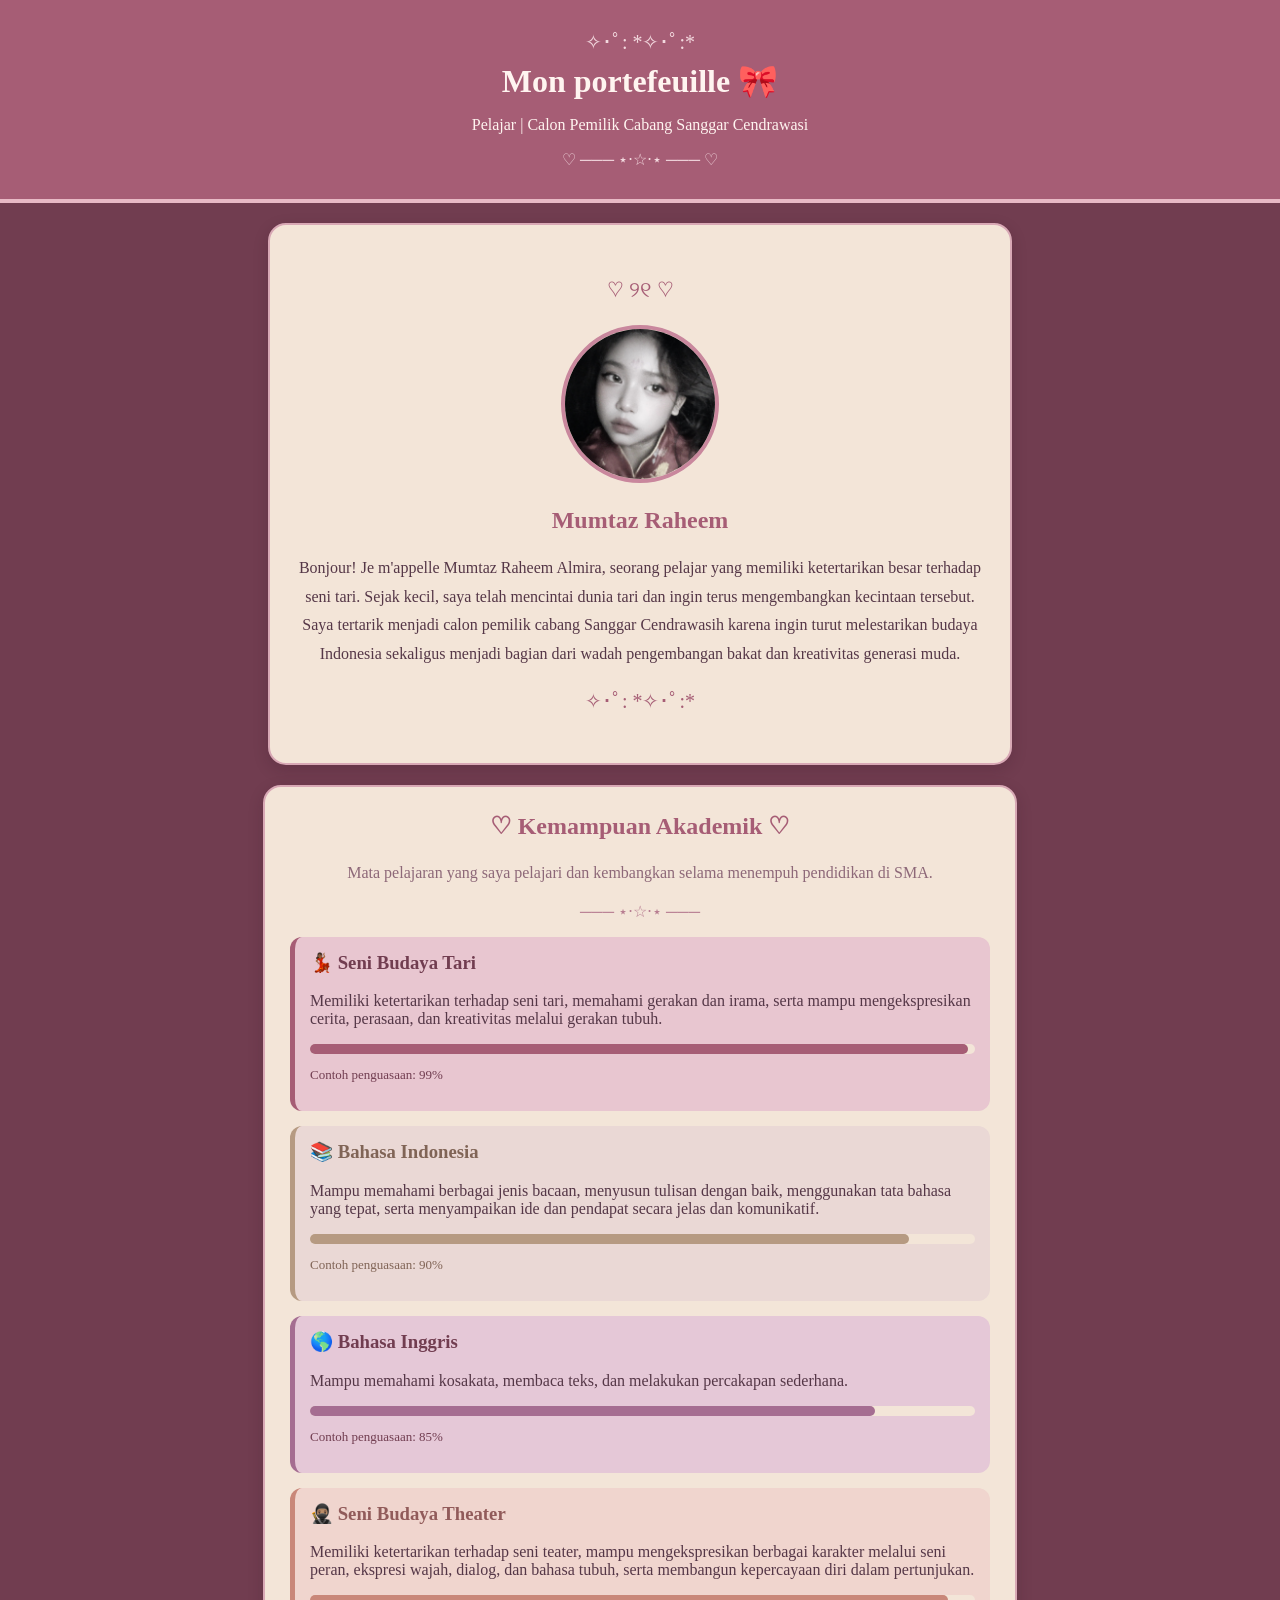
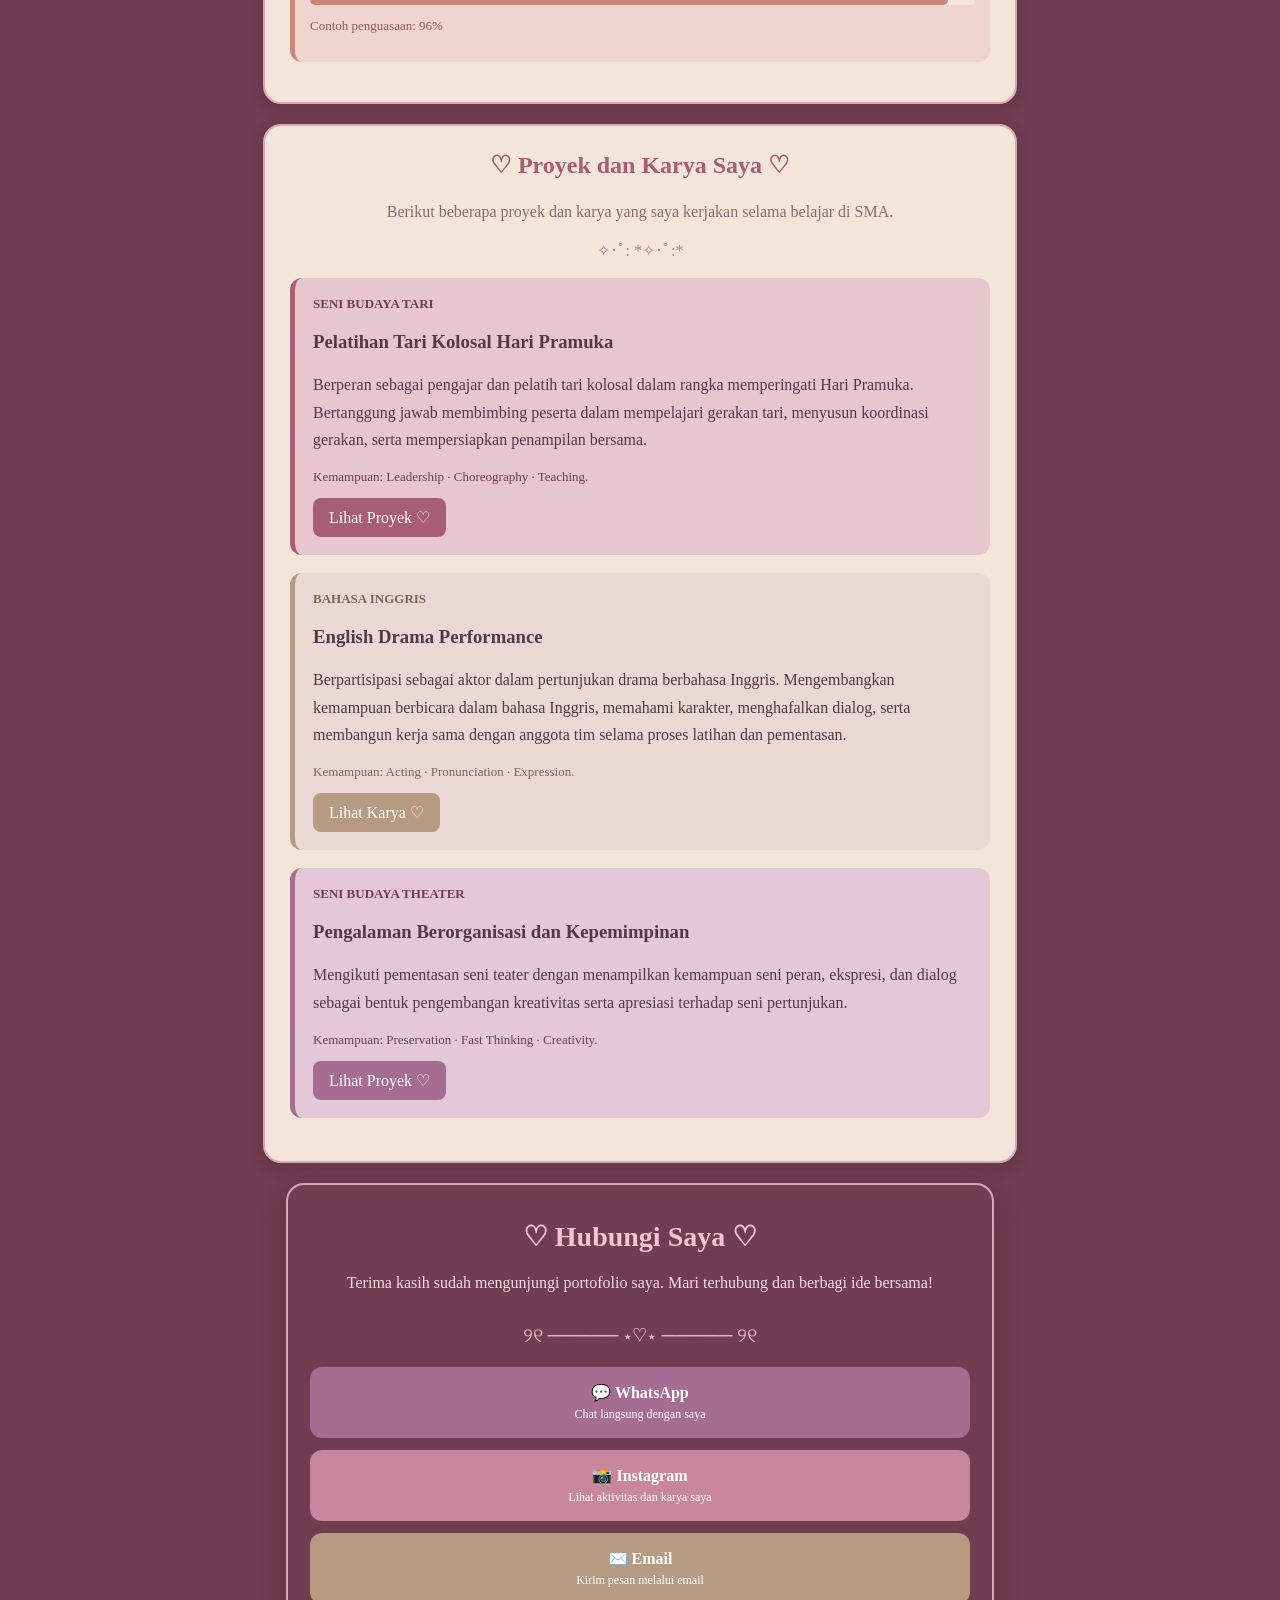
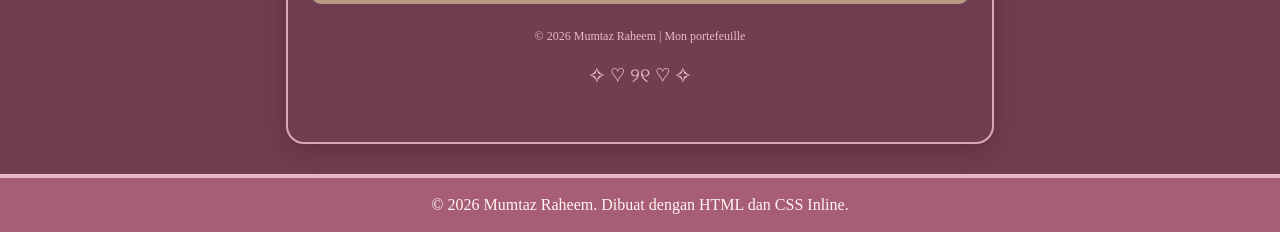
<file: index.html>
<!DOCTYPE html>
<html lang="id">
<head>
    <meta charset="UTF-8">
    <meta name="viewport" content="width=device-width, initial-scale=1.0">
    <title>Portofolio Mumtaz Raheem Almira</title>
</head>

<body style="
    margin: 0;
    font-family: Georgia, serif;
    background-color: #713D50;
    color: #553747;
">

    <!-- Bagian Header -->
    <header style="
        background-color: #A65D75;
        color: #FFF4F0;
        text-align: center;
        padding: 30px 20px;
        border-bottom: 4px solid #E8B9C5;
    ">
        <p style="color: #F3D9DF; font-size: 20px; margin: 0;">
            ✧･ﾟ: *✧･ﾟ:*
        </p>
        <h1 style="margin: 8px 0;">Mon portefeuille 🎀</h1>
        <p style="margin-bottom: 0;">
            Pelajar | Calon Pemilik Cabang Sanggar Cendrawasi
        </p>
        <p style="color: #F3D9DF; margin-bottom: 0;">
            ♡ ─── ⋆⋅☆⋅⋆ ─── ♡
        </p>
    </header>

    <!-- Bagian Profil -->
    <section style="
        text-align: center;
        padding: 30px 20px;
        background-color: #F3E5D8;
        margin: 20px auto;
        max-width: 700px;
        border-radius: 18px;
        border: 2px solid #D8A8B5;
        box-shadow: 0 5px 15px rgba(50,20,35,0.2);
    ">
        <p style="color: #A65D75; font-size: 22px;">
            ♡ ୨୧ ♡
        </p>

            <img
    src="Akong.jpg"
    alt="Foto Profil"
    width="150"
    height="150"
    style="
        object-fit: cover;
        border-radius: 50%;
        border: 4px solid #c9879d;
    "
>
        <h2 style="color: #A65D75;">
            Mumtaz Raheem
        </h2>

        <p style="line-height: 1.8;">
            Bonjour! Je m'appelle Mumtaz Raheem Almira, seorang pelajar yang memiliki ketertarikan besar terhadap seni tari. Sejak kecil, saya telah mencintai dunia tari dan ingin terus mengembangkan kecintaan tersebut. Saya tertarik menjadi calon pemilik cabang Sanggar Cendrawasih karena ingin turut melestarikan budaya Indonesia sekaligus menjadi bagian dari wadah pengembangan bakat dan kreativitas generasi muda.</p>

        <p style="color: #A65D75; font-size: 20px;">
            ✧･ﾟ: *✧･ﾟ:*
        </p>
    </section>

    <!-- Bagian Keahlian -->
    
<!-- Bagian Kemampuan Akademik -->
<section style="
    background-color: #F3E5D8;
    padding: 25px;
    margin: 20px auto;
    max-width: 700px;
    border-radius: 18px;
    border: 2px solid #D8A8B5;
    box-shadow: 0 5px 15px rgba(50,20,35,0.2);
">

    <h2 style="
        color: #A65D75;
        text-align: center;
        margin-top: 0;
    ">
        ♡ Kemampuan Akademik ♡
    </h2>

    <p style="
        text-align: center;
        color: #8D6878;
        line-height: 1.6;
    ">
        Mata pelajaran yang saya pelajari dan
        kembangkan selama menempuh pendidikan di SMA.
    </p>

    <p style="text-align: center; color: #B77D91;">
        ─── ⋆⋅☆⋅⋆ ───
    </p>

    <!-- Matematika -->
    <div style="
        background-color: #E8C6D0;
        padding: 15px;
        margin: 15px 0;
        border-radius: 12px;
        border-left: 5px solid #A65D75;
    ">
        <h3 style="margin-top: 0; color: #713D50;">
            💃🏾 Seni Budaya Tari
        </h3>
        <p>
            Memiliki ketertarikan terhadap seni tari, memahami gerakan dan irama, serta mampu mengekspresikan cerita, perasaan, dan kreativitas melalui gerakan tubuh.
        </p>
        <div style="
            background-color: #F3E5D8;
            height: 10px;
            border-radius: 10px;
        ">
            <div style="
                background-color: #A65D75;
                width: 99%;
                height: 10px;
                border-radius: 10px;
            "></div>
        </div>
        <p style="font-size: 13px; color: #713D50;">
            Contoh penguasaan: 99%
        </p>
    </div>

    <!-- Bahasa Indonesia -->
    <div style="
        background-color: #EAD8D5;
        padding: 15px;
        margin: 15px 0;
        border-radius: 12px;
        border-left: 5px solid #B69A82;
    ">
        <h3 style="margin-top: 0; color: #806456;">
            📚 Bahasa Indonesia
        </h3>
        <p>
            Mampu memahami berbagai jenis bacaan, menyusun tulisan dengan baik, menggunakan tata bahasa yang tepat, serta menyampaikan ide dan pendapat secara jelas dan komunikatif.
        </p>
        <div style="
            background-color: #F3E5D8;
            height: 10px;
            border-radius: 10px;
        ">
            <div style="
                background-color: #B69A82;
                width: 90%;
                height: 10px;
                border-radius: 10px;
            "></div>
        </div>
        <p style="font-size: 13px; color: #806456;">
            Contoh penguasaan: 90%
        </p>
    </div>

    <!-- Bahasa Inggris -->
    <div style="
        background-color: #E5C8D7;
        padding: 15px;
        margin: 15px 0;
        border-radius: 12px;
        border-left: 5px solid #A56D91;
    ">
        <h3 style="margin-top: 0; color: #713D50;">
            🌎 Bahasa Inggris
        </h3>
        <p>
            Mampu memahami kosakata, membaca teks,
            dan melakukan percakapan sederhana.
        </p>
        <div style="
            background-color: #F3E5D8;
            height: 10px;
            border-radius: 10px;
        ">
            <div style="
                background-color: #A56D91;
                width: 85%;
                height: 10px;
                border-radius: 10px;
            "></div>
        </div>
        <p style="font-size: 13px; color: #713D50;">
            Contoh penguasaan: 85%
        </p>
    </div>

    <!-- Informatika -->
    <div style="
        background-color: #F0D5CE;
        padding: 15px;
        margin: 15px 0;
        border-radius: 12px;
        border-left: 5px solid #C98779;
    ">
        <h3 style="margin-top: 0; color: #915B5A;">
          🥷🏽 Seni Budaya Theater
        </h3>
        <p>
            Memiliki ketertarikan terhadap seni teater, mampu mengekspresikan berbagai karakter melalui seni peran, ekspresi wajah, dialog, dan bahasa tubuh, serta membangun kepercayaan diri dalam pertunjukan.
        </p>
        <div style="
            background-color: #F3E5D8;
            height: 10px;
            border-radius: 10px;
        ">
            <div style="
                background-color: #C98779;
                width: 96%;
                height: 10px;
                border-radius: 10px;
            "></div>
        </div>
        <p style="font-size: 13px; color: #915B5A;">
            Contoh penguasaan: 96%
        </p>
    </div>

</section>


    <!-- Bagian Proyek -->
   
<!-- Bagian Proyek dan Karya Saya -->
<section style="
    background-color: #F3E5D8;
    padding: 25px;
    margin: 20px auto;
    max-width: 700px;
    border-radius: 18px;
    border: 2px solid #D8A8B5;
    box-shadow: 0 5px 15px rgba(50,20,35,0.2);
">

    <h2 style="
        color: #A65D75;
        text-align: center;
        margin-top: 0;
    ">
        ♡ Proyek dan Karya Saya ♡
    </h2>

    <p style="
        color: #8D6878;
        text-align: center;
        line-height: 1.6;
    ">
        Berikut beberapa proyek dan karya yang saya
        kerjakan selama belajar di SMA.
    </p>

    <p style="text-align: center; color: #B77D91;">
        ✧･ﾟ: *✧･ﾟ:*
    </p>

    <!-- Proyek 1 -->
    <div style="
        background-color: #E8C6D0;
        padding: 18px;
        margin: 18px 0;
        border-radius: 12px;
        border-left: 5px solid #A65D75;
    ">
        <p style="
            color: #713D50;
            font-size: 13px;
            font-weight: bold;
            margin-top: 0;
        ">
            SENI BUDAYA TARI
        </p>

        <h3>Pelatihan Tari Kolosal Hari Pramuka</h3>

        <p style="line-height: 1.7;">
            Berperan sebagai pengajar dan pelatih tari kolosal dalam rangka memperingati Hari Pramuka. Bertanggung jawab membimbing peserta dalam mempelajari gerakan tari, menyusun koordinasi gerakan, serta mempersiapkan penampilan bersama.
        </p>

        <p style="font-size: 13px; color: #713D50;">
            Kemampuan: Leadership · Choreography · Teaching.
        </p>

        <a href="SENITARI.html"
           style="
               display: inline-block;
               background-color: #A65D75;
               color: white;
               padding: 10px 16px;
               border-radius: 8px;
               text-decoration: none;
           ">
            Lihat Proyek ♡
        </a>
    </div>

    <!-- Proyek 2 -->
    <div style="
        background-color: #EAD8D5;
        padding: 18px;
        margin: 18px 0;
        border-radius: 12px;
        border-left: 5px solid #B69A82;
    ">
        <p style="
            color: #806456;
            font-size: 13px;
            font-weight: bold;
            margin-top: 0;
        ">
            BAHASA INGGRIS
        </p>

        <h3>English Drama Performance</h3>

        <p style="line-height: 1.7;">
            Berpartisipasi sebagai aktor dalam pertunjukan drama berbahasa Inggris. Mengembangkan kemampuan berbicara dalam bahasa Inggris, memahami karakter, menghafalkan dialog, serta membangun kerja sama dengan anggota tim selama proses latihan dan pementasan. </p>

        <p style="font-size: 13px; color: #806456;">
            Kemampuan: Acting · Pronunciation · Expression.
        </p>

        <a href="BAHASAENG.html"
           style="
               display: inline-block;
               background-color: #B69A82;
               color: white;
               padding: 10px 16px;
               border-radius: 8px;
               text-decoration: none;
           ">
            Lihat Karya ♡
        </a>
    </div>

    <!-- Proyek 3 -->
    <div style="
        background-color: #E5C8D7;
        padding: 18px;
        margin: 18px 0;
        border-radius: 12px;
        border-left: 5px solid #A56D91;
    ">
        <p style="
            color: #713D50;
            font-size: 13px;
            font-weight: bold;
            margin-top: 0;
        ">
            SENI BUDAYA THEATER
        </p>

        <h3>Pengalaman Berorganisasi dan Kepemimpinan</h3>

        <p style="line-height: 1.7;">
            Mengikuti pementasan seni teater dengan menampilkan kemampuan seni peran, ekspresi, dan dialog sebagai bentuk pengembangan kreativitas serta apresiasi terhadap seni pertunjukan.
        </p>

        <p style="font-size: 13px; color: #713D50;">
            Kemampuan: Preservation · Fast Thinking · Creativity.
        </p>

        <a href="SENITHEATER.html"
           style="
               display: inline-block;
               background-color: #A56D91;
               color: white;
               padding: 10px 16px;
               border-radius: 8px;
               text-decoration: none;
           ">
            Lihat Proyek ♡
        </a>
    </div>

</section>

    <!-- Bagian Kontak -->
    
<!-- Bagian Hubungi Saya -->
<section style="
    background-color: #713D50;
    color: #FFF4F0;
    padding: 35px 22px;
    margin: 20px auto;
    max-width: 660px;
    border-radius: 18px;
    text-align: center;
    border: 2px solid #D8A8B5;
    box-shadow: 0 8px 25px rgba(50,20,35,0.3);
">

    <h2 style="
        font-size: 28px;
        margin-top: 0;
        margin-bottom: 10px;
        color: #F1C6D2;
    ">
        ♡ Hubungi Saya ♡
    </h2>

    <p style="
        color: #F3DDE2;
        line-height: 1.7;
        margin-bottom: 28px;
    ">
        Terima kasih sudah mengunjungi portofolio saya.
        Mari terhubung dan berbagi ide bersama!
    </p>

    <p style="color: #E8B9C5; font-size: 20px;">
        ୨୧ ───── ⋆♡⋆ ───── ୨୧
    </p>

    <!-- Tombol WhatsApp -->
    <a
        href="https://wa.me/6285866876146"
        target="_blank"
        rel="noopener noreferrer"
        style="
            display: block;
            background-color: #A56D91;
            color: white;
            padding: 16px;
            margin: 12px 0;
            border-radius: 12px;
            text-decoration: none;
            font-size: 16px;
            font-weight: bold;
        "
    >
        💬 WhatsApp
        <span style="
            display: block;
            font-size: 12px;
            font-weight: normal;
            margin-top: 5px;
        ">
            Chat langsung dengan saya
        </span>
    </a>

    <!-- Tombol Instagram -->
    <a
        href="https://www.instagram.com/mooiraheem/"
        target="_blank"
        rel="noopener noreferrer"
        style="
            display: block;
            background-color: #C9879D;
            color: white;
            padding: 16px;
            margin: 12px 0;
            border-radius: 12px;
            text-decoration: none;
            font-size: 16px;
            font-weight: bold;
        "
    >
        📸 Instagram
        <span style="
            display: block;
            font-size: 12px;
            font-weight: normal;
            margin-top: 5px;
        ">
            Lihat aktivitas dan karya saya
        </span>
    </a>

    <!-- Tombol Email -->
    <a
        href="mailto:mumtazraheemalmira@gmail.com"
        style="
            display: block;
            background-color: #B69A82;
            color: white;
            padding: 16px;
            margin: 12px 0;
            border-radius: 12px;
            text-decoration: none;
            font-size: 16px;
            font-weight: bold;
            text-align: center;
        ">
    
        ✉️ Email
        <span style="
            display: block;
            font-size: 12px;
            font-weight: normal;
            margin-top: 5px;
        ">
            Kirim pesan melalui email
        </span>
    </a>

    <p style="
        color: #E8B9C5;
        font-size: 12px;
        margin-top: 25px;
        margin-bottom: 0;
    ">
        © 2026 Mumtaz Raheem | Mon portefeuille 
    </p>

    <p style="font-size: 20px; color: #E8B9C5;">
        ✧ ♡ ୨୧ ♡ ✧
    </p>

</section>


    <!-- Bagian Footer -->
    <footer style="
        background-color: #A65D75;
        color: #FFF4F0;
        text-align: center;
        padding: 18px;
        margin-top: 30px;
        border-top: 4px solid #E8B9C5;
    ">
        <p style="margin: 0;">
            &copy; 2026 Mumtaz Raheem. Dibuat dengan HTML dan CSS Inline.
        </p>
    </footer>

</body>
</html>
</file>
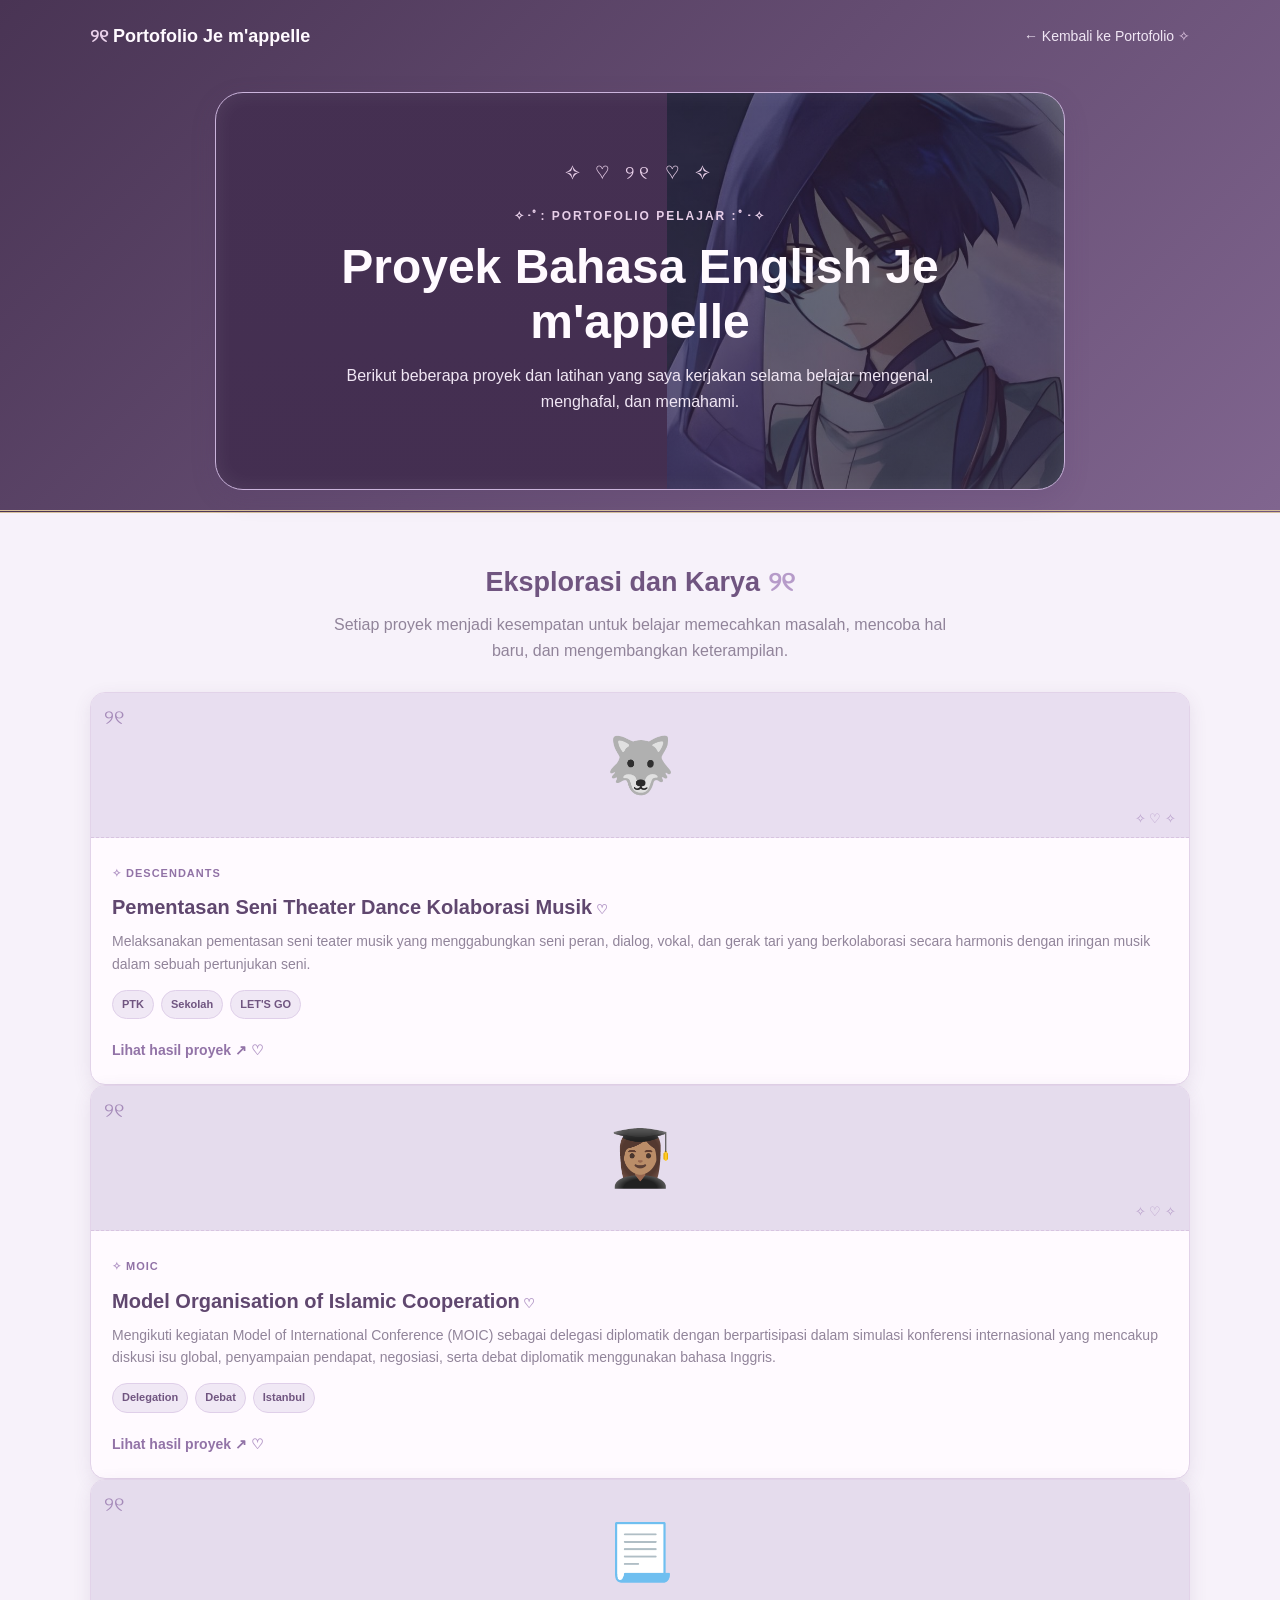
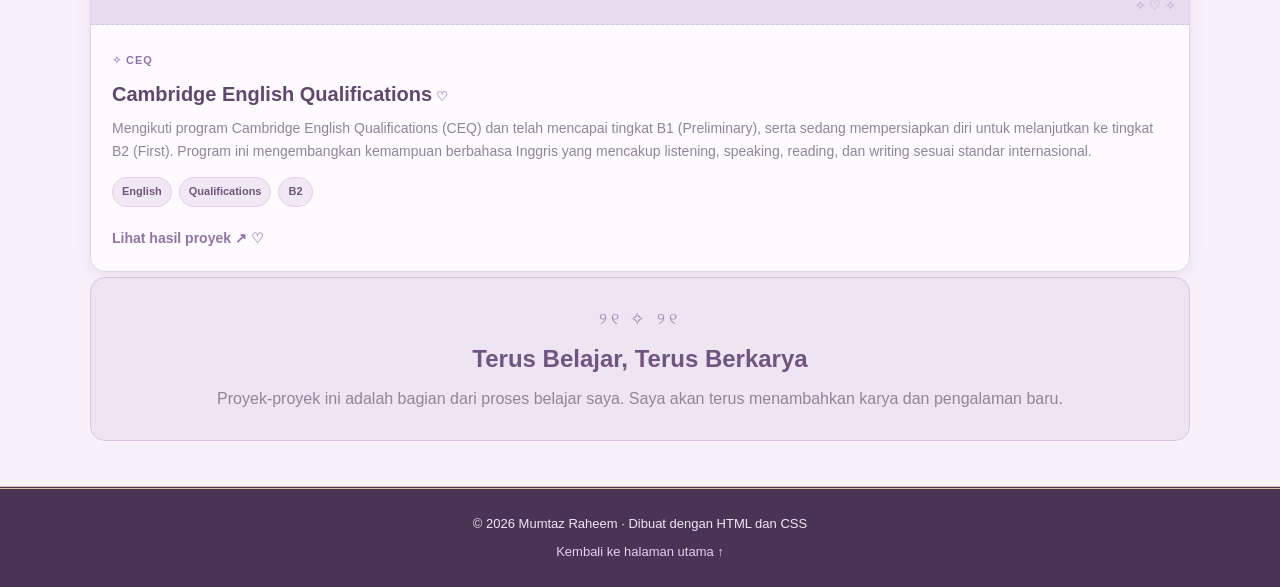
<file: BAHASAENG.html>
<!DOCTYPE html>
<html lang="id">
<head>
  <meta charset="UTF-8">
  <meta name="viewport" content="width=device-width, initial-scale=1.0">
  <meta name="description" content="Kumpulan proyek Informatika saya.">
  <title>Proyek Je m'appelle</title>
  <link rel="stylesheet" href="style-projek2.css">
</head>
<body>
  <header class="site-header">
    <nav class="navbar">
      <a class="brand" href="index.html">Portofolio Je m'appelle</a>
      <a class="back-link" href="index.html">← Kembali ke Portofolio</a>
    </nav>
    <div class="hero">
      <span class="eyebrow">PORTOFOLIO PELAJAR</span>
      <h1>Proyek Bahasa English Je m'appelle</h1>
      <p>Berikut beberapa proyek dan latihan yang saya kerjakan selama belajar mengenal, menghafal, dan memahami.</p>
    </div>
  </header>

  <main class="container">
    <section class="intro">
      <h2>Eksplorasi dan Karya</h2>
      <p>Setiap proyek menjadi kesempatan untuk belajar memecahkan masalah, mencoba hal baru, dan mengembangkan keterampilan.</p>
    </section>

    <article class="project-card">
        <div class="project-visual visual-purple"><span>🐺</span></div>
        <div class="project-content">
          <span class="category">Descendants</span><h3>Pementasan Seni Theater Dance Kolaborasi Musik</h3>
          <p>Melaksanakan pementasan seni teater musik yang menggabungkan seni peran, dialog, vokal, dan gerak tari yang berkolaborasi secara harmonis dengan iringan musik dalam sebuah pertunjukan seni.</p>
          <div class="tags"><span>PTK</span><span>Sekolah</span><span>LET'S GO</span></div>
          <a class="project-link" href="https://www.instagram.com/p/DSNTvq9E2cZ/?srtk=NXVqcTZkb2ozbW4x">Lihat hasil proyek ↗</a>
        </div>
    </article>

      <article class="project-card">
        <div class="project-visual visual-green"><span>👩🏽‍🎓</span></div>
        <div class="project-content">
          <span class="category">MOIC</span><h3>Model Organisation of Islamic Cooperation</h3>
          <p>Mengikuti kegiatan Model of International Conference (MOIC) sebagai delegasi diplomatik dengan berpartisipasi dalam simulasi konferensi internasional yang mencakup diskusi isu global, penyampaian pendapat, negosiasi, serta debat diplomatik menggunakan bahasa Inggris.</p>
          <div class="tags"><span>Delegation</span><span>Debat</span><span>Istanbul</span></div>
          <a class="project-link" href="https://share.google/3sf83AQ7wLc67Hstb">Lihat hasil proyek ↗</a>
        </div>
      </article>

      <article class="project-card">
        <div class="project-visual visual-green"><span>📃</span></div>
        <div class="project-content">
          <span class="category">CEQ</span><h3>Cambridge English Qualifications</h3>
          <p>Mengikuti program Cambridge English Qualifications (CEQ) dan telah mencapai tingkat B1 (Preliminary), serta sedang mempersiapkan diri untuk melanjutkan ke tingkat B2 (First). Program ini mengembangkan kemampuan berbahasa Inggris yang mencakup listening, speaking, reading, dan writing sesuai standar internasional.</p>
          <div class="tags"><span>English</span><span>Qualifications</span><span>B2</span></div>
          <a class="project-link" href="https://www.instagram.com/reel/DZiSSW6z4S7/?hvrq=em5vcndwdmplOTU0">Lihat hasil proyek ↗</a>
        </div>
      </article>
    </section>

    <section class="note">
      <h2>Terus Belajar, Terus Berkarya</h2>
      <p>Proyek-proyek ini adalah bagian dari proses belajar saya. Saya akan terus menambahkan karya dan pengalaman baru.</p>
    </section>
  </main>

  <footer class="footer">
    <p>© 2026 Mumtaz Raheem · Dibuat dengan HTML dan CSS</p>
    <a href="index.html">Kembali ke halaman utama ↑</a>
  </footer>
</body>
</html>
</file>
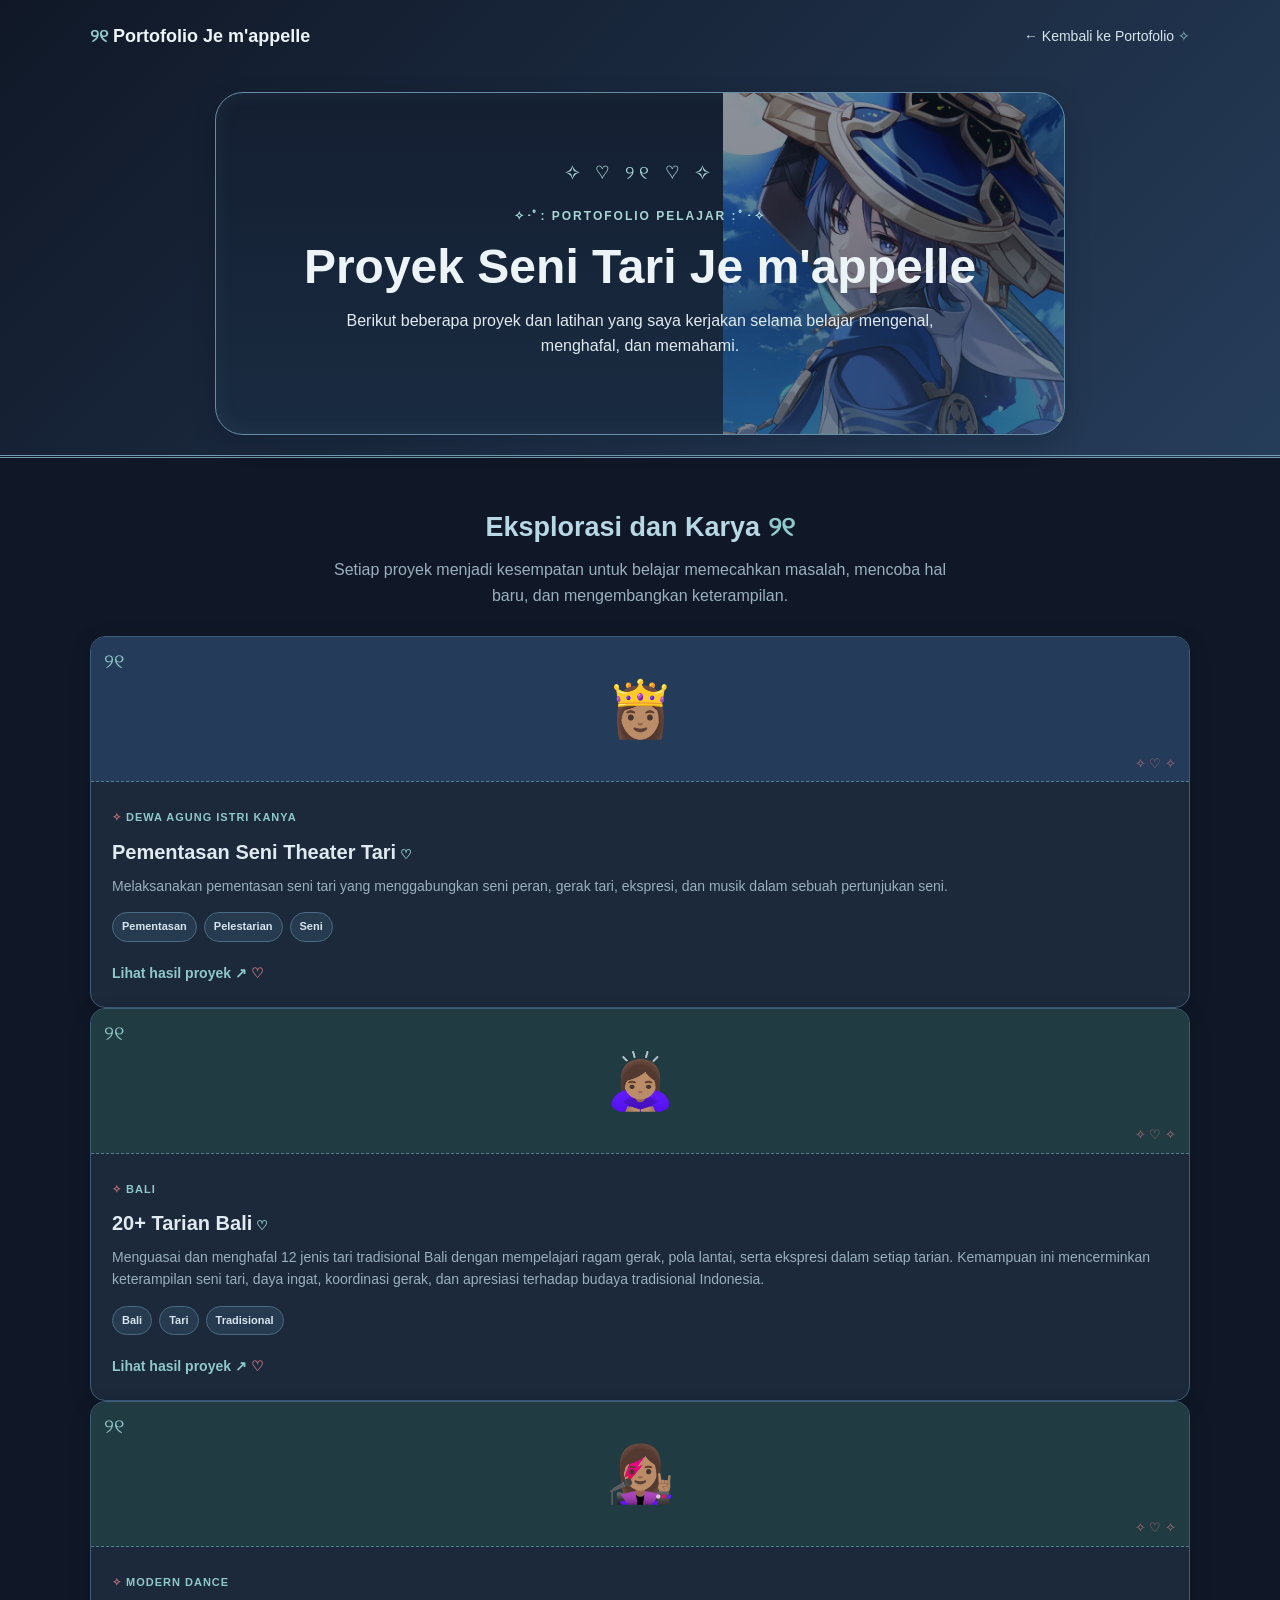
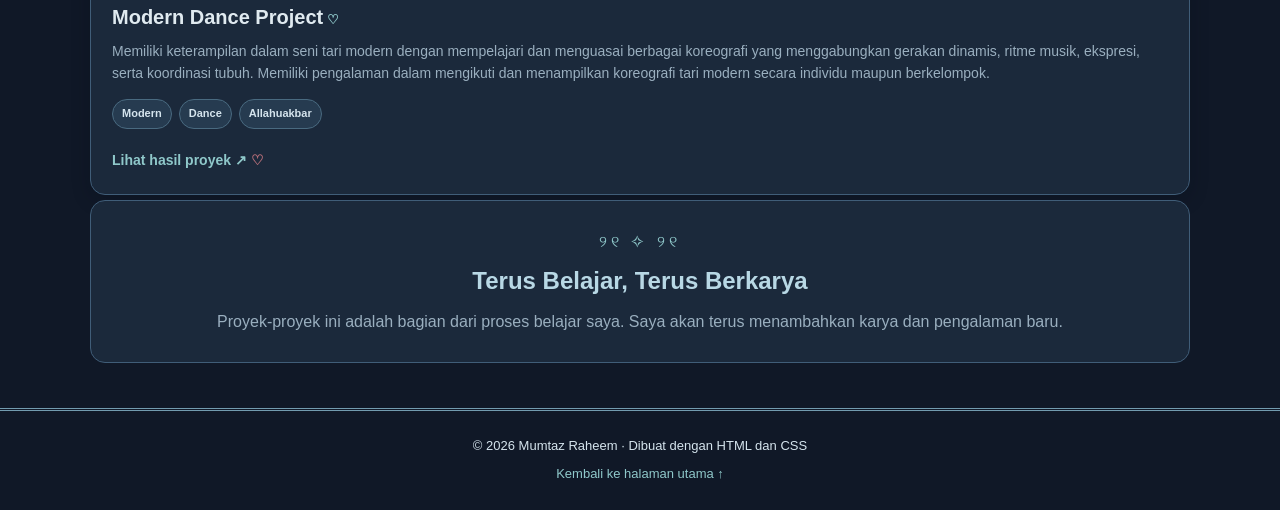
<file: SENITARI.html>
<!DOCTYPE html>
<html lang="id">
<head>
  <meta charset="UTF-8">
  <meta name="viewport" content="width=device-width, initial-scale=1.0">
  <meta name="description" content="Kumpulan proyek Informatika saya.">
  <title>Proyek Je m'appelle</title>
  <link rel="stylesheet" href="style-projek3.css">
</head>
<body>
  <header class="site-header">
    <nav class="navbar">
      <a class="brand" href="index.html">Portofolio Je m'appelle</a>
      <a class="back-link" href="index.html">← Kembali ke Portofolio</a>
    </nav>
    <div class="hero">
      <span class="eyebrow">PORTOFOLIO PELAJAR</span>
      <h1>Proyek Seni Tari Je m'appelle</h1>
      <p>Berikut beberapa proyek dan latihan yang saya kerjakan selama belajar mengenal, menghafal, dan memahami.</p>
    </div>
  </header>

  <main class="container">
    <section class="intro">
      <h2>Eksplorasi dan Karya</h2>
      <p>Setiap proyek menjadi kesempatan untuk belajar memecahkan masalah, mencoba hal baru, dan mengembangkan keterampilan.</p>
    </section>

    <article class="project-card">
        <div class="project-visual visual-blue"><span>👸🏽</span></div>
        <div class="project-content">
          <span class="category">Dewa Agung Istri Kanya</span><h3>Pementasan Seni Theater Tari</h3>
          <p>Melaksanakan pementasan seni tari yang menggabungkan seni peran, gerak tari, ekspresi, dan musik dalam sebuah pertunjukan seni.</p>
          <div class="tags"><span>Pementasan</span><span>Pelestarian</span><span>Seni</span></div>
          <a class="project-link" href="https://youtu.be/fxsb88wDGzQ?si=-bn5g1hhUL2q9Rx7">Lihat hasil proyek ↗</a>
        </div>
    </article>

      <article class="project-card">
        <div class="project-visual visual-green"><span>🙇🏽‍♀️</span></div>
        <div class="project-content">
          <span class="category">BALI</span><h3>20+ Tarian Bali</h3>
          <p>Menguasai dan menghafal 12 jenis tari tradisional Bali dengan mempelajari ragam gerak, pola lantai, serta ekspresi dalam setiap tarian. Kemampuan ini mencerminkan keterampilan seni tari, daya ingat, koordinasi gerak, dan apresiasi terhadap budaya tradisional Indonesia.</p>
          <div class="tags"><span>Bali</span><span>Tari</span><span>Tradisional</span></div>
          <a class="project-link" href="https://youtu.be/CfqlhuoPfqM?si=6ZfZdU-SA9Z7frYn">Lihat hasil proyek ↗</a>
        </div>
      </article>

      <article class="project-card">
        <div class="project-visual visual-green"><span>👩🏽‍🎤</span></div>
        <div class="project-content">
          <span class="category">Modern Dance</span><h3>Modern Dance Project</h3>
          <p>Memiliki keterampilan dalam seni tari modern dengan mempelajari dan menguasai berbagai koreografi yang menggabungkan gerakan dinamis, ritme musik, ekspresi, serta koordinasi tubuh. Memiliki pengalaman dalam mengikuti dan menampilkan koreografi tari modern secara individu maupun berkelompok.</p>
          <div class="tags"><span>Modern</span><span>Dance</span><span>Allahuakbar</span></div>
          <a class="project-link" href="JOGET.mp4">Lihat hasil proyek ↗</a>
        </div>
      </article>
    </section>

    <section class="note">
      <h2>Terus Belajar, Terus Berkarya</h2>
      <p>Proyek-proyek ini adalah bagian dari proses belajar saya. Saya akan terus menambahkan karya dan pengalaman baru.</p>
    </section>
  </main>

  <footer class="footer">
    <p>© 2026 Mumtaz Raheem · Dibuat dengan HTML dan CSS</p>
    <a href="index.html">Kembali ke halaman utama ↑</a>
  </footer>
</body>
</html>
</file>
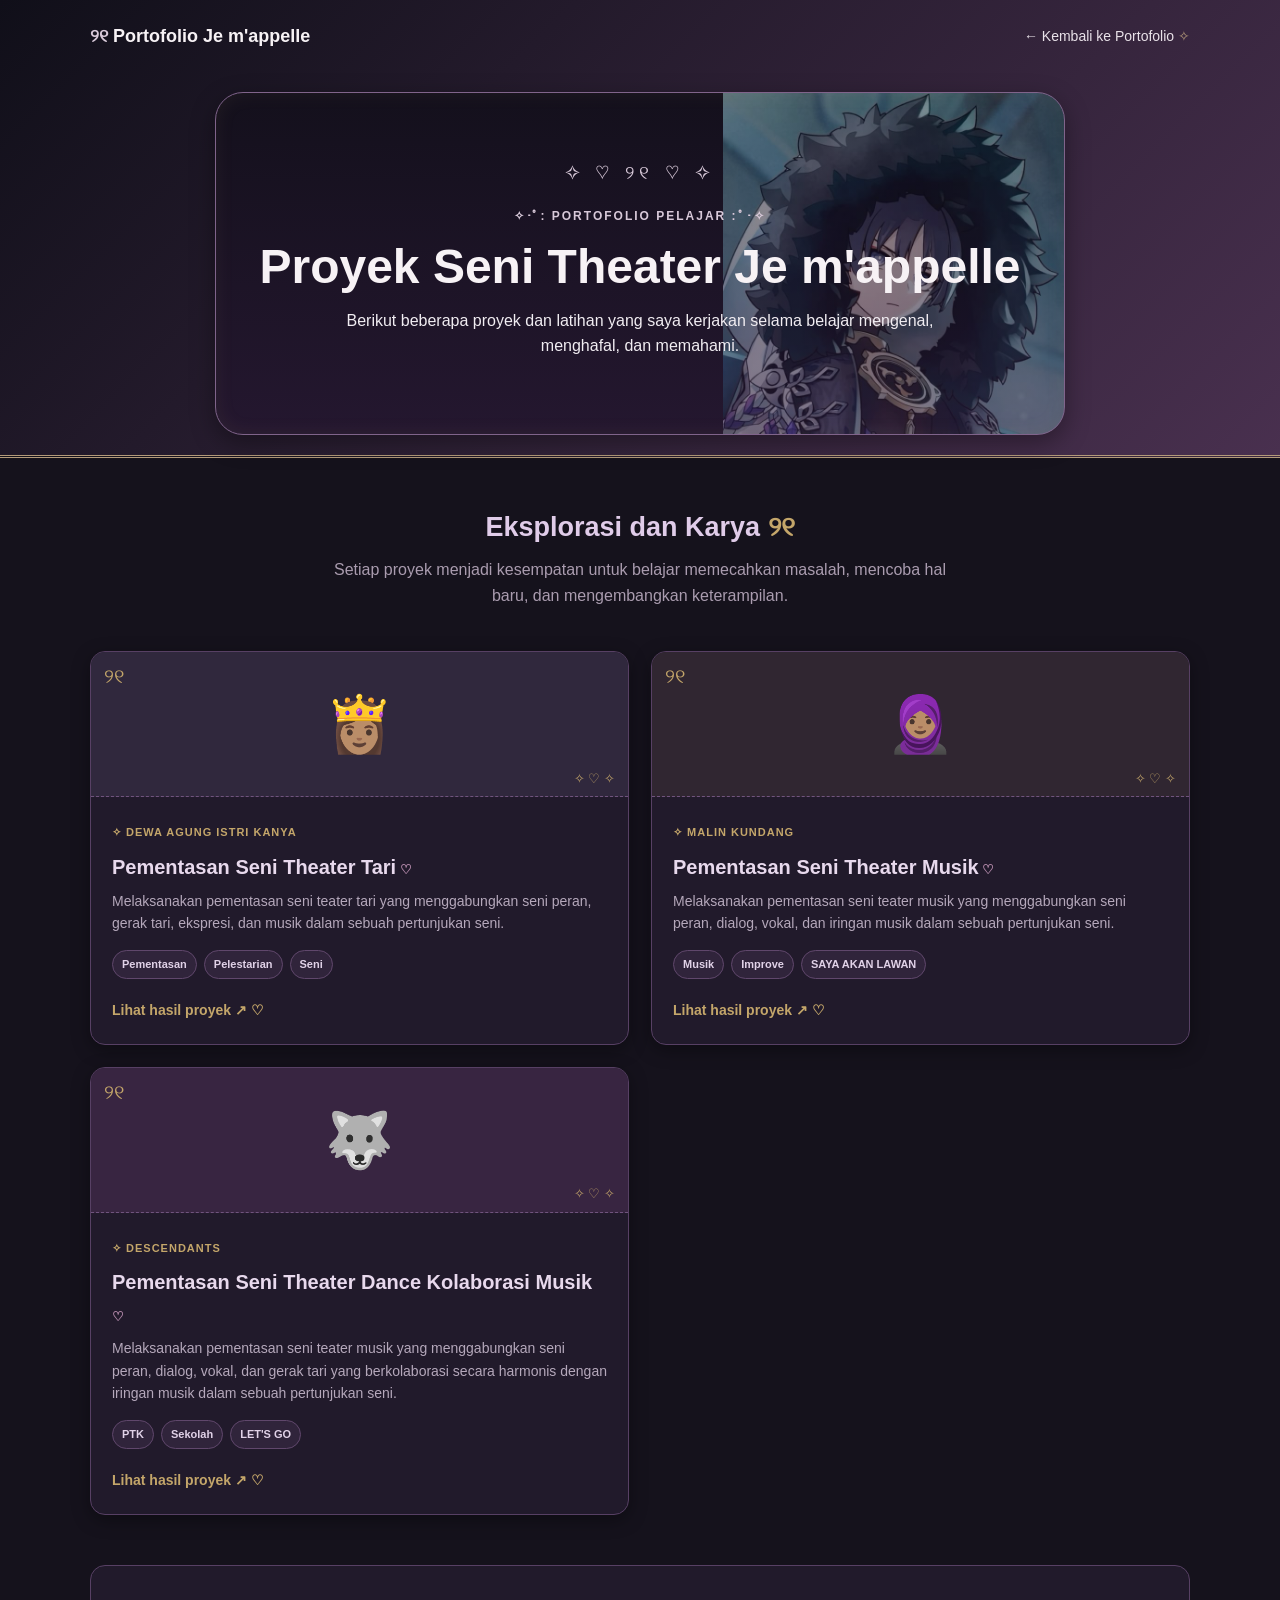
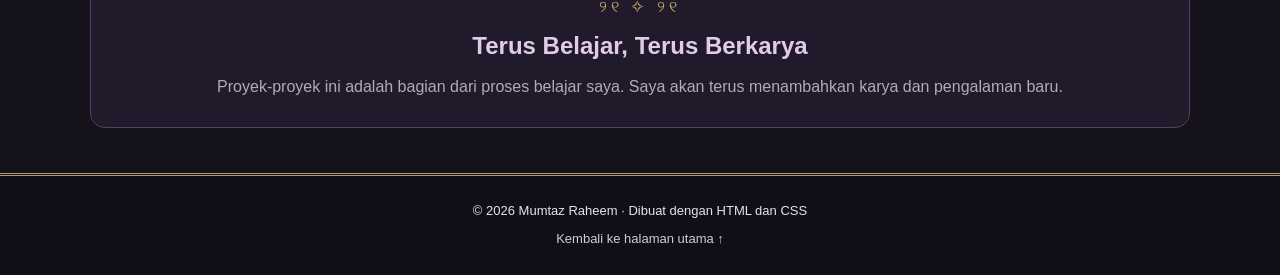
<file: SENITHEATER.html>
<!DOCTYPE html>
<html lang="id">
<head>
  <meta charset="UTF-8">
  <meta name="viewport" content="width=device-width, initial-scale=1.0">
  <meta name="description" content="Kumpulan proyek Informatika saya.">
  <title>Proyek Je m'appelle</title>
  <link rel="stylesheet" href="style-projek1.css">
</head>
<body>
  <header class="site-header">
    <nav class="navbar">
      <a class="brand" href="index.html">Portofolio Je m'appelle</a>
      <a class="back-link" href="index.html">← Kembali ke Portofolio</a>
    </nav>
    <div class="hero">
      <span class="eyebrow">PORTOFOLIO PELAJAR</span>
      <h1>Proyek Seni Theater Je m'appelle</h1>
      <p>Berikut beberapa proyek dan latihan yang saya kerjakan selama belajar mengenal, menghafal, dan memahami.</p>
    </div>
  </header>

  <main class="container">
    <section class="intro">
      <h2>Eksplorasi dan Karya</h2>
      <p>Setiap proyek menjadi kesempatan untuk belajar memecahkan masalah, mencoba hal baru, dan mengembangkan keterampilan.</p>
    </section>

    <section class="project-grid" aria-label="Daftar proyek Informatika">
      <article class="project-card">
        <div class="project-visual visual-blue"><span>👸🏽</span></div>
        <div class="project-content">
          <span class="category">Dewa Agung Istri Kanya</span><h3>Pementasan Seni Theater Tari</h3>
          <p>Melaksanakan pementasan seni teater tari yang menggabungkan seni peran, gerak tari, ekspresi, dan musik dalam sebuah pertunjukan seni.</p>
          <div class="tags"><span>Pementasan</span><span>Pelestarian</span><span>Seni</span></div>
          <a class="project-link" href="https://youtu.be/fxsb88wDGzQ?si=-bn5g1hhUL2q9Rx7">Lihat hasil proyek ↗</a>
        </div>
      </article>

        <article class="project-card">
        <div class="project-visual visual-green"><span>🧕🏽</span></div>
        <div class="project-content">
          <span class="category">Malin Kundang</span><h3>Pementasan Seni Theater Musik</h3>
          <p>Melaksanakan pementasan seni teater musik yang menggabungkan seni peran, dialog, vokal, dan iringan musik dalam sebuah pertunjukan seni.</p>
          <div class="tags"><span>Musik</span><span>Improve</span><span>SAYA AKAN LAWAN</span></div>
          <a class="project-link" href="KUNDANG.mp4">Lihat hasil proyek ↗</a>
        </div>
        </article>

        <article class="project-card">
        <div class="project-visual visual-purple"><span>🐺</span></div>
        <div class="project-content">
          <span class="category">Descendants</span><h3>Pementasan Seni Theater Dance Kolaborasi Musik</h3>
          <p>Melaksanakan pementasan seni teater musik yang menggabungkan seni peran, dialog, vokal, dan gerak tari yang berkolaborasi secara harmonis dengan iringan musik dalam sebuah pertunjukan seni.</p>
          <div class="tags"><span>PTK</span><span>Sekolah</span><span>LET'S GO</span></div>
          <a class="project-link" href="https://www.instagram.com/p/DSNTvq9E2cZ/?srtk=NXVqcTZkb2ozbW4x">Lihat hasil proyek ↗</a>
        </div>
        </article>
    </section>

    <section class="note">
      <h2>Terus Belajar, Terus Berkarya</h2>
      <p>Proyek-proyek ini adalah bagian dari proses belajar saya. Saya akan terus menambahkan karya dan pengalaman baru.</p>
    </section>
  </main>

  <footer class="footer">
    <p>© 2026 Mumtaz Raheem · Dibuat dengan HTML dan CSS</p>
    <a href="index.html">Kembali ke halaman utama ↑</a>
  </footer>
</body>
</html>
</file>
<file: style-projek2.css>
/* CSS EKSTERNAL - ROYAL PURPLE COQUETTE */
* { box-sizing: border-box; }
html { scroll-behavior: smooth; }

body {
  margin: 0; font-family: Arial, Helvetica, sans-serif;
  background: #f7f2fa; color: #554563; line-height: 1.6;
}

.site-header {
  background: linear-gradient(135deg, #493454, #80658f);
  color: #fffaff; padding: 0 7%;
  border-bottom: 3px double #d8c19b;
}

.navbar {
  max-width: 1100px; margin: auto; min-height: 72px;
  display: flex; justify-content: space-between; align-items: center; gap: 20px;
}

.brand {
  color: #fffaff; text-decoration: none;
  font-weight: bold; font-size: 18px;
}

.brand::before { content: "୨୧ "; color: #e8cfe9; }

.back-link {
  color: #f0e6f4; text-decoration: none; font-size: 14px;
}

.back-link::after { content: " ✧"; color: #e8cfe9; }

.back-link:hover, .footer a:hover { text-decoration: underline; }


.hero {
  max-width: 850px;
  margin: 20px auto;
  text-align: center;
  padding: 65px 20px 75px;
  position: relative;

  background-color: #493454;
  background-image:
    linear-gradient(
      rgba(64, 43, 79, 0.48),
      rgba(64, 43, 79, 0.60)
    ),
    url("kunI (1).png");

  background-size: cover, auto 100%;
  background-position: center, right center;
  background-repeat: no-repeat;

  border-radius: 28px;
  overflow: hidden;
  border: 1px solid #cbb4dc;

  box-shadow:
    0 8px 25px rgba(91, 62, 111, 0.18),
    inset 0 0 20px rgba(255, 255, 255, 0.08);
}


.hero::before {
  content: "✧  ♡  ୨୧  ♡  ✧";
  display: block;
  color: #e8cfe9;
  font-size: 19px;
  margin-bottom: 14px;
  letter-spacing: 5px;
}

.eyebrow {
  display: inline-block; color: #e8cfe9;
  font-size: 12px; font-weight: bold;
  letter-spacing: 2px; margin-bottom: 12px;
}

.eyebrow::before { content: "✧･ﾟ: "; }
.eyebrow::after { content: " :ﾟ･✧"; }

.hero h1 {
  margin: 0 0 14px;
  font-size: clamp(32px, 5vw, 48px);
  line-height: 1.15;
}

.hero p {
  max-width: 650px; margin: auto;
  color: #f0e6f4; font-size: 16px;
}

.container { width: min(1100px, 90%); margin: 0 auto; }

.intro { text-align: center; padding: 48px 10px 28px; }

.intro h2 {
  margin: 0 0 8px; color: #705580; font-size: 27px;
}

.intro h2::after { content: "  ୨୧"; color: #b69bc9; }

.intro p { max-width: 650px; margin: auto; color: #91849a; }

.project-grid {
  display: grid; grid-template-columns: repeat(2, minmax(0, 1fr));
  gap: 22px; padding: 15px 0 45px;
}

.project-card {
  background: #fffaff; border: 1px solid #e2d3e9;
  border-radius: 15px; overflow: hidden;
  box-shadow: 0 5px 18px rgba(91, 62, 111, .10);
  transition: transform .2s ease, box-shadow .2s ease;
}

.project-card:hover {
  transform: translateY(-5px);
  box-shadow: 0 12px 25px rgba(91, 62, 111, .16);
}

.project-visual {
  min-height: 145px; display: flex;
  justify-content: center; align-items: center;
  position: relative;
  border-bottom: 1px dashed #d8c4e1;
}

.project-visual::before {
  content: "୨୧";
  position: absolute;
  top: 8px; left: 13px;
  color: #a58ab9;
  font-size: 20px;
}

.project-visual::after {
  content: "✧  ♡  ✧";
  position: absolute;
  bottom: 7px; right: 13px;
  color: #b69bc9;
  font-size: 13px;
}

.project-visual span { font-size: 55px; }

.visual-blue { background: #e9e0f2; }
.visual-green { background: #e5dced; }
.visual-purple { background: #e8def0; }
.visual-orange { background: #f0e5ed; }
.visual-pink { background: #f2e3ef; }
.visual-teal { background: #e5e2f0; }
.visual-yellow { background: #f2ecf2; }
.visual-slate { background: #e8e2ed; }

.project-content { padding: 21px; }

.category {
  color: #9172a6; font-size: 11px; font-weight: bold;
  letter-spacing: 1px; text-transform: uppercase;
}

.category::before { content: "✧ "; color: #b69bc9; }

.project-content h3 {
  margin: 7px 0; color: #60476f; font-size: 20px;
}

.project-content h3::after {
  content: " ♡"; color: #b69bc9; font-size: 13px;
}

.project-content p {
  color: #91849a; font-size: 14px; margin: 0 0 15px;
}

.tags { display: flex; flex-wrap: wrap; gap: 7px; margin-bottom: 18px; }

.tags span {
  background: #f0e8f5; color: #705580;
  border: 1px solid #dfcfe9;
  padding: 5px 9px; border-radius: 20px;
  font-size: 11px; font-weight: bold;
}

.project-link {
  display: inline-block; color: #9273a7;
  font-size: 14px; font-weight: bold; text-decoration: none;
}

.project-link::after { content: " ♡"; color: #b69bc9; }

.project-link:hover { color: #493454; text-decoration: underline; }

.note {
  background: #eee5f2; border: 1px solid #d8c4e1;
  border-radius: 15px; padding: 28px; text-align: center;
  margin: 5px 0 45px;
  position: relative;
}

.note::before {
  content: "୨୧  ✧  ୨୧";
  display: block; color: #a58ab9;
  margin-bottom: 8px; letter-spacing: 4px;
}

.note h2 { margin: 0 0 8px; color: #705580; }
.note p { color: #91849a; margin: 0; }

.footer {
  background: #493454; color: #f0e6f4;
  text-align: center; padding: 25px 15px; font-size: 13px;
  border-top: 3px double #d8c19b;
}

.footer p { margin: 0 0 7px; }
.footer a { color: #e8cfe9; text-decoration: none; }

.footer p:last-child::after {
  content: "  ✧  ୨୧  ♡";
  color: #e8cfe9;
}

@media (max-width: 650px) {
  .site-header { padding: 0 5%; }
  .navbar { min-height: 65px; }
  .brand { font-size: 15px; }
  .back-link { font-size: 12px; }

  .hero {
    padding: 48px 5px 55px;
    background-size: cover, auto 100%;
    background-position: center, right center;
  }

  .hero p { font-size: 14px; }
  .container { width: 92%; }
  .project-grid { grid-template-columns: 1fr; gap: 17px; }
  .project-visual { min-height: 125px; }
  .intro { padding-top: 35px; }
}
</file>
<file: style-projek3.css>
/* CSS EKSTERNAL - BALLADEER ROYAL COQUETTE */
* { box-sizing: border-box; }
html { scroll-behavior: smooth; }

body {
  margin: 0; font-family: Arial, Helvetica, sans-serif;
  background: #101827; color: #dbe5ee; line-height: 1.6;
}

.site-header {
  background: linear-gradient(135deg, #101827, #263d5a);
  color: #edf4f8; padding: 0 7%;
  border-bottom: 3px double #729baf;
}

.navbar {
  max-width: 1100px; margin: auto; min-height: 72px;
  display: flex; justify-content: space-between; align-items: center; gap: 20px;
}

.brand {
  color: #edf4f8; text-decoration: none;
  font-weight: bold; font-size: 18px;
}

.brand::before { content: "୨୧ "; color: #8fc8ca; }

.back-link {
  color: #d5e4ed; text-decoration: none; font-size: 14px;
}

.back-link::after { content: " ✧"; color: #8fc8ca; }

.back-link:hover, .footer a:hover { text-decoration: underline; }

.hero {
  max-width: 850px;
  margin: 20px auto;
  text-align: center;
  padding: 65px 20px 75px;
  position: relative;

  background-color: #17243a;
  background-image:
    linear-gradient(
      rgba(16, 24, 39, 0.48),
      rgba(27, 48, 70, 0.60)
    ),
    url("Wawan.png");

  background-size: cover, auto 100%;
  background-position: center, right center;
  background-repeat: no-repeat;

  border-radius: 28px;
  overflow: hidden;
  border: 1px solid #668da5;

  box-shadow:
    0 8px 25px rgba(3, 12, 25, 0.18),
    inset 0 0 20px rgba(143, 200, 202, 0.08);
}

.hero::before {
  content: "✧  ♡  ୨୧  ♡  ✧";
  display: block;
  color: #a6d5d5;
  font-size: 19px;
  margin-bottom: 14px;
  letter-spacing: 5px;
}

.eyebrow {
  display: inline-block; color: #a6d5d5;
  font-size: 12px; font-weight: bold;
  letter-spacing: 2px; margin-bottom: 12px;
}

.eyebrow::before { content: "✧･ﾟ: "; }
.eyebrow::after { content: " :ﾟ･✧"; }

.hero h1 {
  margin: 0 0 14px;
  font-size: clamp(32px, 5vw, 48px);
  line-height: 1.15;
}

.hero p {
  max-width: 650px; margin: auto;
  color: #e0eaf0; font-size: 16px;
}

.container { width: min(1100px, 90%); margin: 0 auto; }

.intro { text-align: center; padding: 48px 10px 28px; }

.intro h2 {
  margin: 0 0 8px; color: #b8d8e5; font-size: 27px;
}

.intro h2::after { content: "  ୨୧"; color: #8fc8ca; }

.intro p { max-width: 650px; margin: auto; color: #9aafbf; }

.project-grid {
  display: grid; grid-template-columns: repeat(2, minmax(0, 1fr));
  gap: 22px; padding: 15px 0 45px;
}

.project-card {
  background: #1b293b; border: 1px solid #405d78;
  border-radius: 15px; overflow: hidden;
  box-shadow: 0 5px 18px rgba(3, 12, 25, .25);
  transition: transform .2s ease, box-shadow .2s ease;
}

.project-card:hover {
  transform: translateY(-5px);
  box-shadow: 0 12px 25px rgba(3, 12, 25, .40);
}

.project-visual {
  min-height: 145px; display: flex;
  justify-content: center; align-items: center;
  position: relative;
  border-bottom: 1px dashed #54788c;
}

.project-visual::before {
  content: "୨୧";
  position: absolute;
  top: 8px; left: 13px;
  color: #8fc8ca;
  font-size: 20px;
}

.project-visual::after {
  content: "✧  ♡  ✧";
  position: absolute;
  bottom: 7px; right: 13px;
  color: #b66e79;
  font-size: 13px;
}

.project-visual span { font-size: 55px; }

.visual-blue { background: #243b59; }
.visual-green { background: #203c42; }
.visual-purple { background: #302c4d; }
.visual-orange { background: #49303b; }
.visual-pink { background: #422d42; }
.visual-teal { background: #1d4149; }
.visual-yellow { background: #414039; }
.visual-slate { background: #29364a; }

.project-content { padding: 21px; }

.category {
  color: #8fc8ca; font-size: 11px; font-weight: bold;
  letter-spacing: 1px; text-transform: uppercase;
}

.category::before { content: "✧ "; color: #b66e79; }

.project-content h3 {
  margin: 7px 0; color: #e0eaf0; font-size: 20px;
}

.project-content h3::after {
  content: " ♡"; color: #8fc8ca; font-size: 13px;
}

.project-content p {
  color: #9aafbf; font-size: 14px; margin: 0 0 15px;
}

.tags { display: flex; flex-wrap: wrap; gap: 7px; margin-bottom: 18px; }

.tags span {
  background: #263b50; color: #d5e4ed;
  border: 1px solid #496a80;
  padding: 5px 9px; border-radius: 20px;
  font-size: 11px; font-weight: bold;
}

.project-link {
  display: inline-block; color: #8fc8ca;
  font-size: 14px; font-weight: bold; text-decoration: none;
}

.project-link::after { content: " ♡"; color: #b66e79; }

.project-link:hover { color: #d5e4ed; text-decoration: underline; }

.note {
  background: #1b293b; border: 1px solid #405d78;
  border-radius: 15px; padding: 28px; text-align: center;
  margin: 5px 0 45px;
  position: relative;
}

.note::before {
  content: "୨୧  ✧  ୨୧";
  display: block; color: #8fc8ca;
  margin-bottom: 8px; letter-spacing: 4px;
}

.note h2 { margin: 0 0 8px; color: #b8d8e5; }
.note p { color: #9aafbf; margin: 0; }

.footer {
  background: #101827; color: #d5e4ed;
  text-align: center; padding: 25px 15px; font-size: 13px;
  border-top: 3px double #729baf;
}

.footer p { margin: 0 0 7px; }
.footer a { color: #8fc8ca; text-decoration: none; }

.footer p:last-child::after {
  content: "  ✧  ୨୧  ♡";
  color: #b66e79;
}

@media (max-width: 650px) {
  .site-header { padding: 0 5%; }
  .navbar { min-height: 65px; }
  .brand { font-size: 15px; }
  .back-link { font-size: 12px; }

  .hero {
    padding: 48px 5px 55px;
    background-size: cover, auto 100%;
    background-position: center, right center;
  }

  .hero p { font-size: 14px; }
  .container { width: 92%; }
  .project-grid { grid-template-columns: 1fr; gap: 17px; }
  .project-visual { min-height: 125px; }
  .intro { padding-top: 35px; }
}
</file>
<file: style-projek1.css>
/* CSS EKSTERNAL - BALLADEER ROYAL COQUETTE */
* { box-sizing: border-box; }
html { scroll-behavior: smooth; }

body {
  margin: 0; font-family: Arial, Helvetica, sans-serif;
  background: #15121c; color: #e4d9e9; line-height: 1.6;
}

.site-header {
  background: linear-gradient(135deg, #100f19, #49304f);
  color: #f7f2f5; padding: 0 7%;
  border-bottom: 3px double #b49a79;
}

.navbar {
  max-width: 1100px; margin: auto; min-height: 72px;
  display: flex; justify-content: space-between; align-items: center; gap: 20px;
}

.brand {
  color: #f7f2f5; text-decoration: none;
  font-weight: bold; font-size: 18px;
}

.brand::before { content: "୨୧ "; color: #d8c9d9; }

.back-link {
  color: #e9e2e9; text-decoration: none; font-size: 14px;
}

.back-link::after { content: " ✧"; color: #b49a79; }

.back-link:hover, .footer a:hover { text-decoration: underline; }

.hero {
  max-width: 850px;
  margin: 20px auto;
  text-align: center;
  padding: 65px 20px 75px;
  position: relative;

  background-color: #17111f;
  background-image:
    linear-gradient(
      rgba(16, 15, 25, 0.48),
      rgba(45, 27, 58, 0.60)
    ),
    url("Balla.png");

  background-size: cover, auto 100%;
  background-position: center, right center;
  background-repeat: no-repeat;

  border-radius: 28px;
  overflow: hidden;
  border: 1px solid #80648b;

  box-shadow:
    0 8px 25px rgba(0, 0, 0, 0.35),
    inset 0 0 20px rgba(196, 166, 106, 0.08);
}

.hero::before {
  content: "✧  ♡  ୨୧  ♡  ✧";
  display: block;
  color: #d8c9d9;
  font-size: 19px;
  margin-bottom: 14px;
  letter-spacing: 5px;
}

.eyebrow {
  display: inline-block; color: #d8c9d9;
  font-size: 12px; font-weight: bold;
  letter-spacing: 2px; margin-bottom: 12px;
}

.eyebrow::before { content: "✧･ﾟ: "; }
.eyebrow::after { content: " :ﾟ･✧"; }

.hero h1 {
  margin: 0 0 14px;
  font-size: clamp(32px, 5vw, 48px);
  line-height: 1.15;
}

.hero p {
  max-width: 650px; margin: auto;
  color: #f1edf2; font-size: 16px;
}

.container { width: min(1100px, 90%); margin: 0 auto; }

.intro { text-align: center; padding: 48px 10px 28px; }

.intro h2 {
  margin: 0 0 8px; color: #e0cce9; font-size: 27px;
}

.intro h2::after { content: "  ୨୧"; color: #c4a66a; }

.intro p { max-width: 650px; margin: auto; color: #aa9caf; }

.project-grid {
  display: grid; grid-template-columns: repeat(2, minmax(0, 1fr));
  gap: 22px; padding: 15px 0 45px;
}

.project-card {
  background: #211a2b; border: 1px solid #574064;
  border-radius: 15px; overflow: hidden;
  box-shadow: 0 5px 18px rgba(0, 0, 0, .35);
  transition: transform .2s ease, box-shadow .2s ease;
}

.project-card:hover {
  transform: translateY(-5px);
  box-shadow: 0 12px 25px rgba(0, 0, 0, .50);
}

.project-visual {
  min-height: 145px; display: flex;
  justify-content: center; align-items: center;
  position: relative;
  border-bottom: 1px dashed #70547e;
}

.project-visual::before {
  content: "୨୧";
  position: absolute;
  top: 8px; left: 13px;
  color: #c4a66a;
  font-size: 20px;
}

.project-visual::after {
  content: "✧  ♡  ✧";
  position: absolute;
  bottom: 7px; right: 13px;
  color: #c4a66a;
  font-size: 13px;
}

.project-visual span { font-size: 55px; }

.visual-blue { background: #30283d; }
.visual-green { background: #302631; }
.visual-purple { background: #382541; }
.visual-orange { background: #39252e; }
.visual-pink { background: #3b2639; }
.visual-teal { background: #292b3c; }
.visual-yellow { background: #39312b; }
.visual-slate { background: #292431; }

.project-content { padding: 21px; }

.category {
  color: #c4a66a; font-size: 11px; font-weight: bold;
  letter-spacing: 1px; text-transform: uppercase;
}

.category::before { content: "✧ "; color: #c4a66a; }

.project-content h3 {
  margin: 7px 0; color: #e8d9ed; font-size: 20px;
}

.project-content h3::after {
  content: " ♡"; color: #b58aab; font-size: 13px;
}

.project-content p {
  color: #b5a8bb; font-size: 14px; margin: 0 0 15px;
}

.tags { display: flex; flex-wrap: wrap; gap: 7px; margin-bottom: 18px; }

.tags span {
  background: #30243b; color: #e1d2e8;
  border: 1px solid #60476c;
  padding: 5px 9px; border-radius: 20px;
  font-size: 11px; font-weight: bold;
}

.project-link {
  display: inline-block; color: #c4a66a;
  font-size: 14px; font-weight: bold; text-decoration: none;
}

.project-link::after { content: " ♡"; color: #c4a66a; }

.project-link:hover { color: #e2c7ec; text-decoration: underline; }

.note {
  background: #211a2b; border: 1px solid #574064;
  border-radius: 15px; padding: 28px; text-align: center;
  margin: 5px 0 45px;
  position: relative;
}

.note::before {
  content: "୨୧  ✧  ୨୧";
  display: block; color: #c4a66a;
  margin-bottom: 8px; letter-spacing: 4px;
}

.note h2 { margin: 0 0 8px; color: #e0cce9; }
.note p { color: #b5a8bb; margin: 0; }

.footer {
  background: #100f19; color: #e9e2e9;
  text-align: center; padding: 25px 15px; font-size: 13px;
  border-top: 3px double #b49a79;
}

.footer p { margin: 0 0 7px; }
.footer a { color: #d8c9d9; text-decoration: none; }

.footer p:last-child::after {
  content: "  ✧  ୨୧  ♡";
  color: #b49a79;
}

@media (max-width: 650px) {
  .site-header { padding: 0 5%; }
  .navbar { min-height: 65px; }
  .brand { font-size: 15px; }
  .back-link { font-size: 12px; }

  .hero {
    padding: 48px 5px 55px;
    background-size: cover, auto 100%;
    background-position: center, right center;
  }

  .hero p { font-size: 14px; }
  .container { width: 92%; }
  .project-grid { grid-template-columns: 1fr; gap: 17px; }
  .project-visual { min-height: 125px; }
  .intro { padding-top: 35px; }
}
</file>
